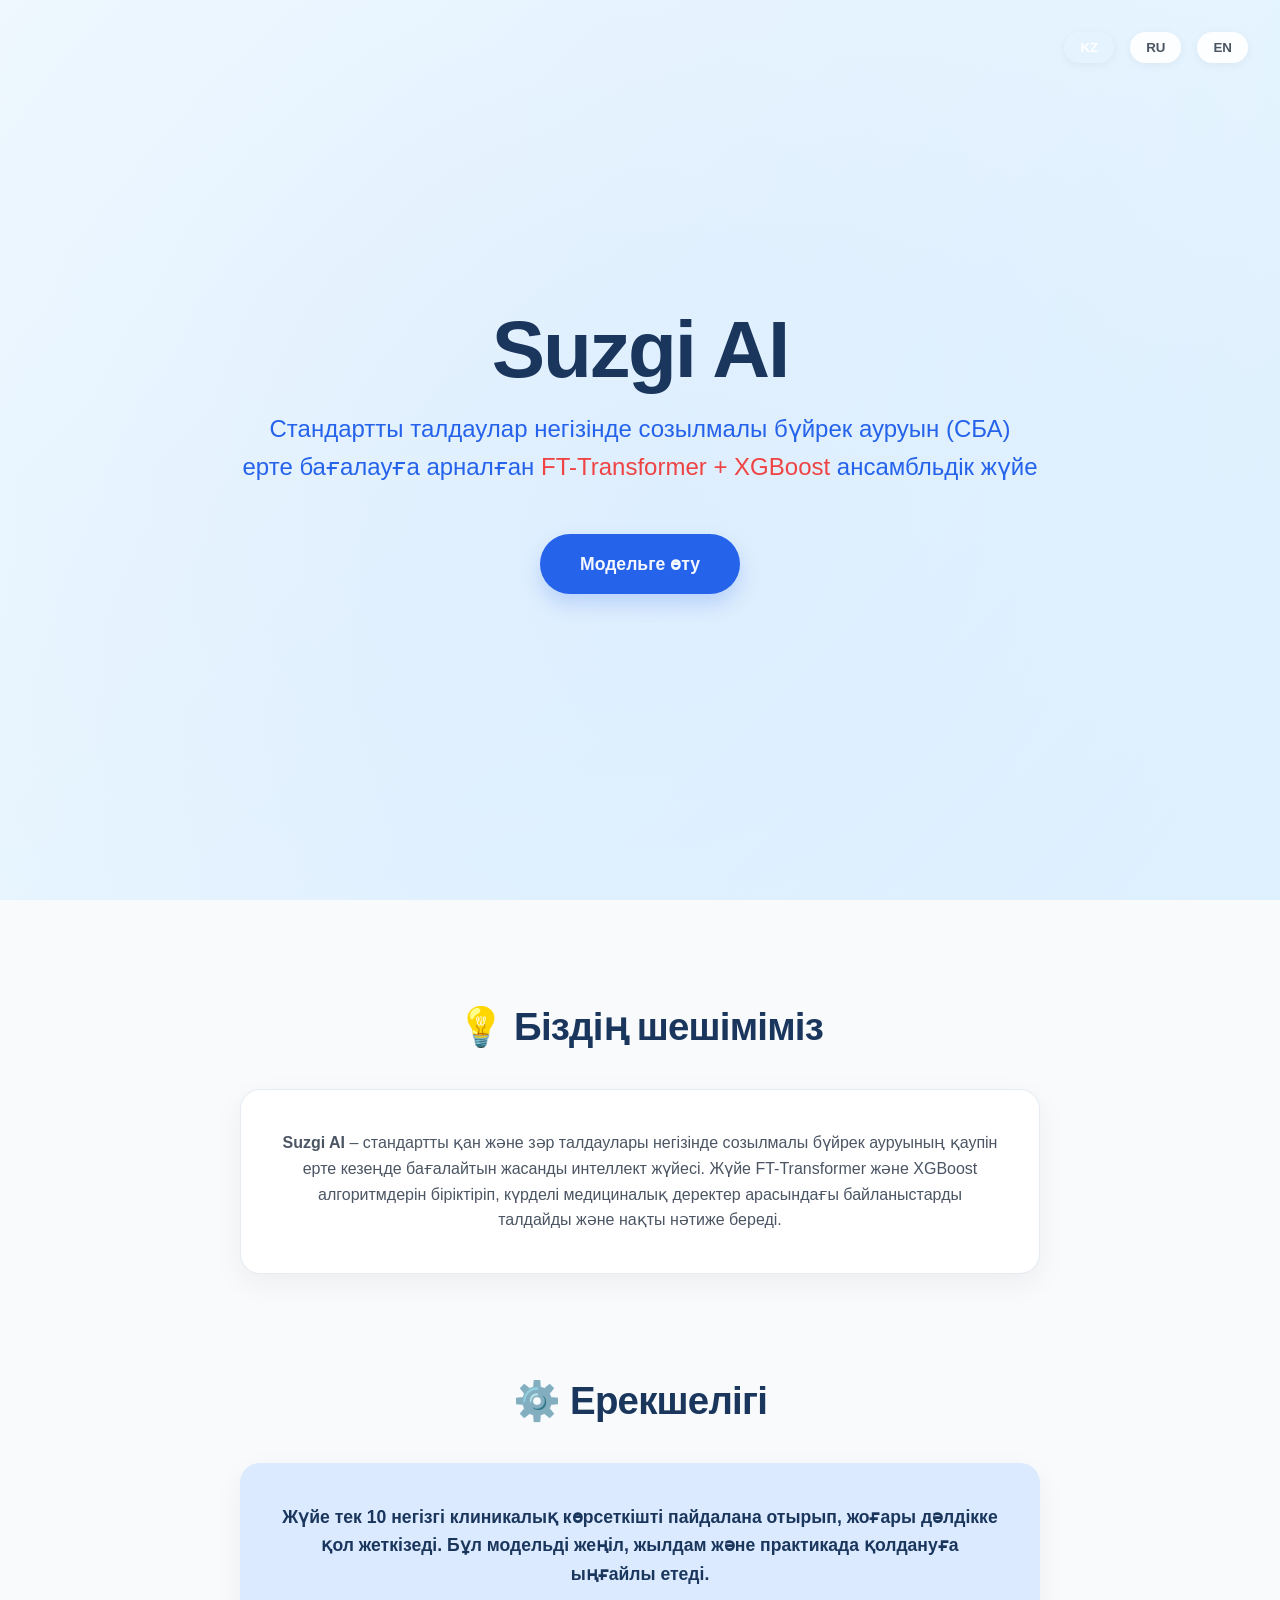
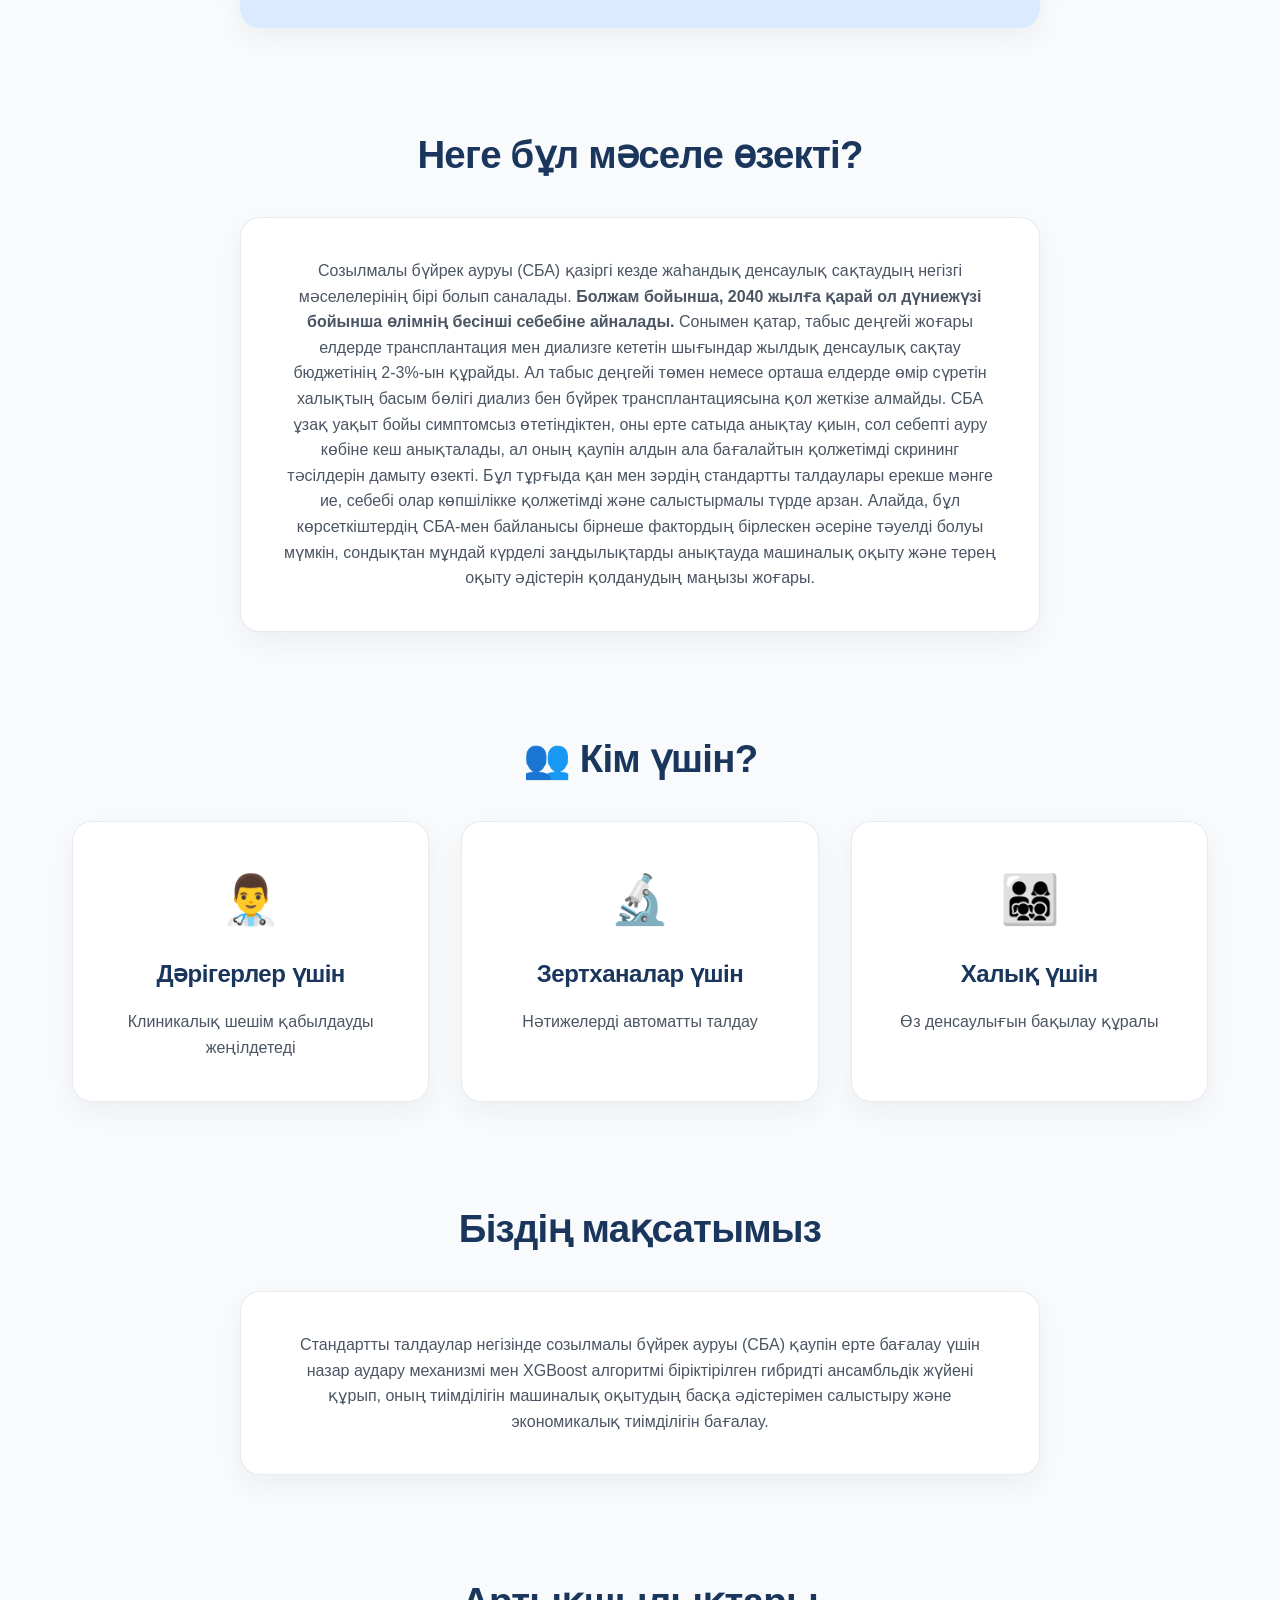
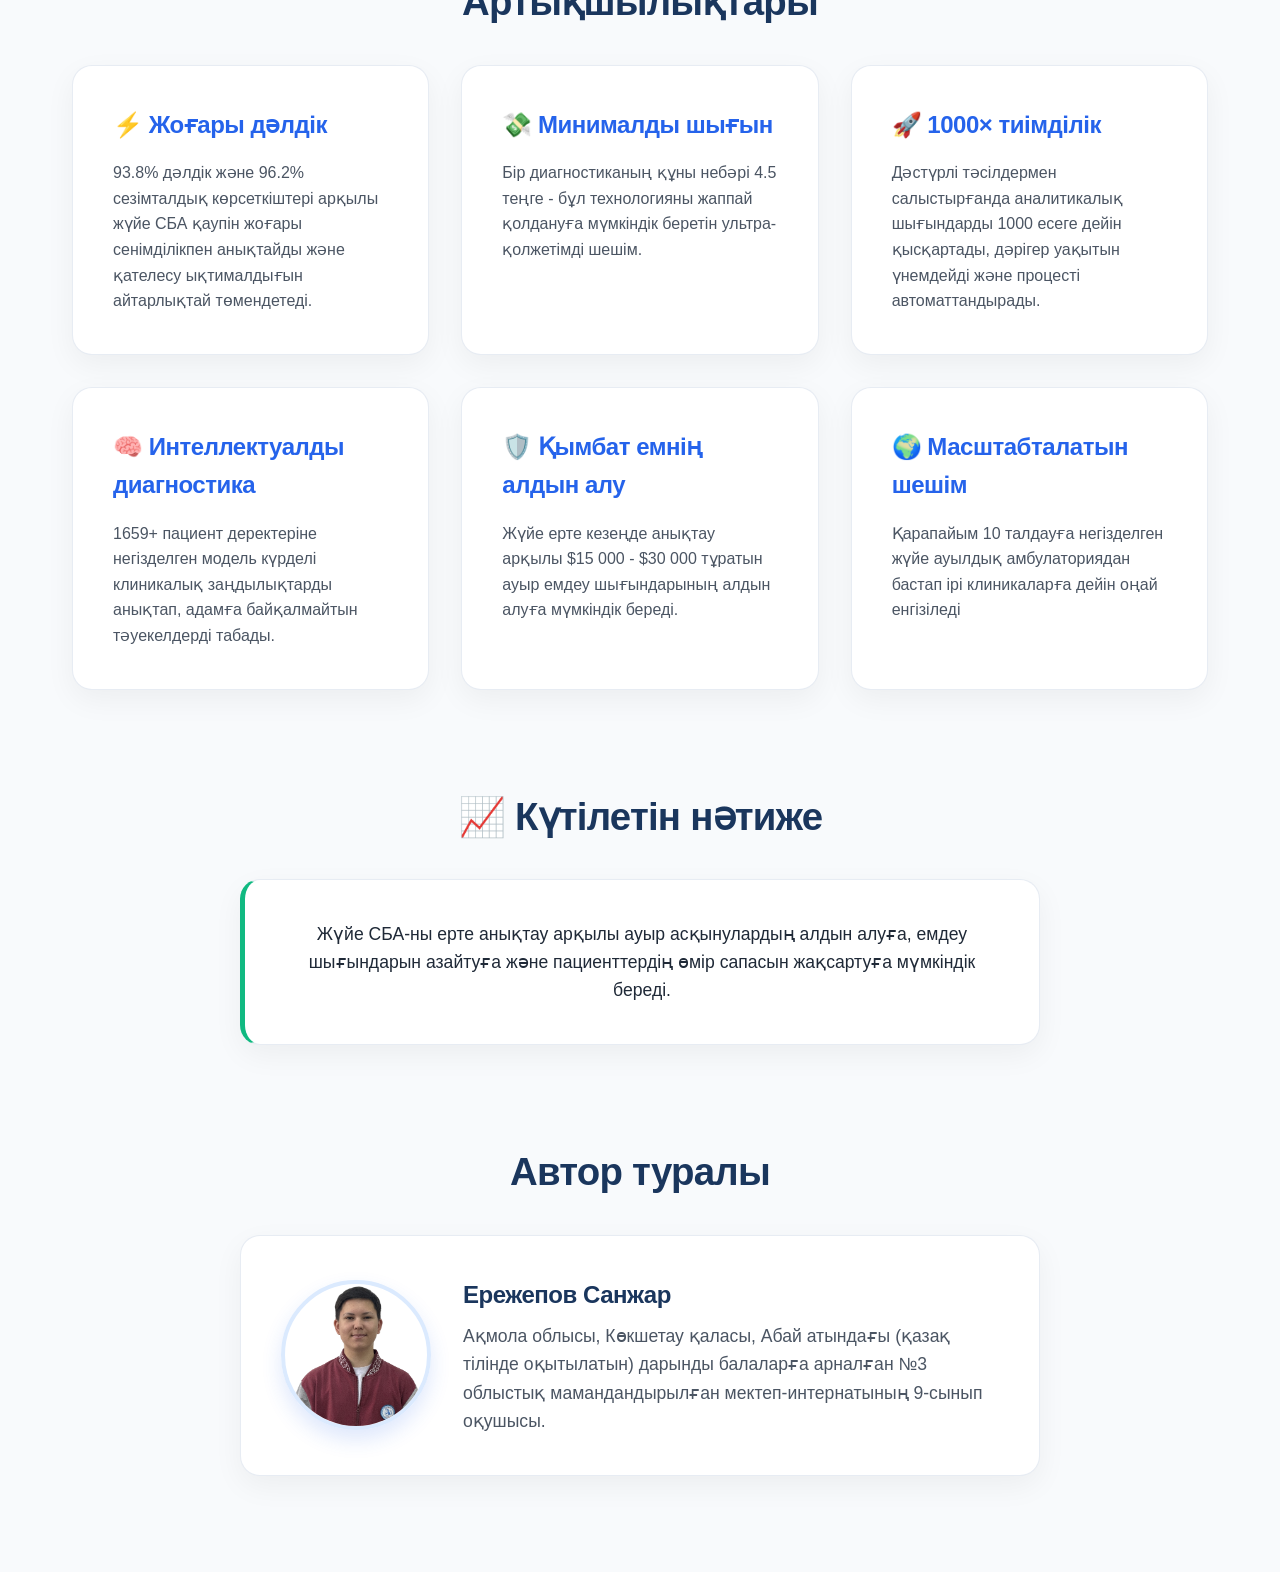
<file: index.html>
<!DOCTYPE html>
<html lang="kk">
<head>
    <meta charset="UTF-8">
    <meta name="viewport" content="width=device-width, initial-scale=1.0">
    <title>Suzgi AI</title>
    <link rel="stylesheet" href="style.css">
</head>
<body>
    <div class="lang-switch">
        <button class="lang-btn active" onclick="setLang('kk')">KZ</button>
        <button class="lang-btn" onclick="setLang('ru')">RU</button>
        <button class="lang-btn" onclick="setLang('en')">EN</button>
    </div>
    <div id="lang-kk">

        <section class="hero bg-gradient-hero">
            <h1 class="title">Suzgi AI</h1>
            <p class="subtitle">Стандартты талдаулар негізінде созылмалы бүйрек ауруын (СБА) <br> ерте бағалауға арналған <span style="color: var(--danger);">FT-Transformer + XGBoost</span> ансамбльдік жүйе</p>
            <a href="model.html" class="btn btn-primary">Модельге өту</a>
        </section>

        <section class="container" style="padding-top: 6rem;">
            <h2 class="section-title">💡 Біздің шешіміміз</h2>
            <div class="card" style="max-width: 800px; margin: 0 auto; text-align: center;">
                <p><strong>Suzgi AI</strong> – стандартты қан және зәр талдаулары негізінде созылмалы бүйрек ауруының қаупін ерте кезеңде бағалайтын жасанды интеллект жүйесі. Жүйе FT-Transformer және XGBoost алгоритмдерін біріктіріп, күрделі медициналық деректер арасындағы байланыстарды талдайды және нақты нәтиже береді.</p>
            </div>
        </section>

        <section class="container" style="padding-top: 6rem;">
            <h2 class="section-title">⚙️ Ерекшелігі</h2>
            <div class="card" style="max-width: 800px; margin: 0 auto; text-align: center; background: var(--accent-blue); border: none;">
                <p style="color: var(--primary-blue); font-weight: 600; font-size: 1.1rem;">Жүйе тек 10 негізгі клиникалық көрсеткішті пайдалана отырып, жоғары дәлдікке қол жеткізеді. Бұл модельді жеңіл, жылдам және практикада қолдануға ыңғайлы етеді.</p>
            </div>
        </section>

        <section class="container" style="padding-top: 6rem; padding-bottom: 6rem;">
            <h2 class="section-title">Неге бұл мәселе өзекті?</h2>
            <div class="card" style="max-width: 800px; margin: 0 auto; text-align: center;">
                <p>Созылмалы бүйрек ауруы (СБА) қазіргі кезде жаһандық денсаулық сақтаудың негізгі мәселелерінің бірі болып саналады. <b>Болжам бойынша, 2040 жылға қарай ол дүниежүзі бойынша өлімнің бесінші себебіне айналады.</b> Сонымен қатар, табыс деңгейі жоғары елдерде трансплантация мен диализге кететін шығындар жылдық денсаулық сақтау бюджетінің 2-3%-ын құрайды. Ал табыс деңгейі төмен немесе орташа елдерде өмір сүретін халықтың басым бөлігі диализ бен бүйрек трансплантациясына қол жеткізе алмайды. СБА ұзақ уақыт бойы симптомсыз өтетіндіктен, оны ерте сатыда анықтау қиын, сол себепті ауру көбіне кеш анықталады, ал оның қаупін алдын ала бағалайтын қолжетімді скрининг тәсілдерін дамыту өзекті. Бұл тұрғыда қан мен зәрдің стандартты талдаулары ерекше мәнге ие, себебі олар көпшілікке қолжетімді және салыстырмалы түрде арзан. Алайда, бұл көрсеткіштердің СБА-мен байланысы бірнеше фактордың бірлескен әсеріне тәуелді болуы мүмкін, сондықтан мұндай күрделі заңдылықтарды анықтауда машиналық оқыту және терең оқыту әдістерін қолданудың маңызы жоғары.</p>
            </div>
        </section>

        <section class="container" style="padding-bottom: 6rem;">
            <h2 class="section-title">👥 Кім үшін?</h2>
            <div class="grid" style="grid-template-columns: repeat(auto-fit, minmax(250px, 1fr));">
                <div class="card" style="text-align: center;">
                    <h3 style="font-size: 3rem; margin-bottom: 1rem;">👨‍⚕️</h3>
                    <h3 style="color: var(--primary-blue);">Дәрігерлер үшін</h3>
                    <p>Клиникалық шешім қабылдауды жеңілдетеді</p>
                </div>
                <div class="card" style="text-align: center;">
                    <h3 style="font-size: 3rem; margin-bottom: 1rem;">🔬</h3>
                    <h3 style="color: var(--primary-blue);">Зертханалар үшін</h3>
                    <p>Нәтижелерді автоматты талдау</p>
                </div>
                <div class="card" style="text-align: center;">
                    <h3 style="font-size: 3rem; margin-bottom: 1rem;">👨‍👩‍👧‍👦</h3>
                    <h3 style="color: var(--primary-blue);">Халық үшін</h3>
                    <p>Өз денсаулығын бақылау құралы</p>
                </div>
            </div>
        </section>

        <section class="container" style="padding-bottom: 6rem;">
            <h2 class="section-title">Біздің мақсатымыз</h2>
            <div class="card" style="max-width: 800px; margin: 0 auto; text-align: center;">
                <p>Стандартты талдаулар негізінде созылмалы бүйрек ауруы (СБА) қаупін ерте бағалау үшін назар аудару механизмі мен XGBoost алгоритмі біріктірілген гибридті ансамбльдік жүйені құрып, оның тиімділігін машиналық оқытудың басқа әдістерімен салыстыру және экономикалық тиімділігін бағалау.</p>
            </div>
        </section>

        <section class="container" style="padding-bottom: 6rem;">
            <h2 class="section-title">Артықшылықтары</h2>
            <div class="grid">
                <div class="card">
                    <h3>⚡ Жоғары дәлдік</h3>
                    <p>93.8% дәлдік және 96.2% сезімталдық көрсеткіштері арқылы жүйе СБА қаупін жоғары сенімділікпен анықтайды және қателесу ықтималдығын айтарлықтай төмендетеді.</p>
                </div>
                <div class="card">
                    <h3>💸 Минималды шығын</h3>
                    <p>Бір диагностиканың құны небәрі 4.5 теңге - бұл технологияны жаппай қолдануға мүмкіндік беретін ультра-қолжетімді шешім.</p>
                </div>
                <div class="card">
                    <h3>🚀 1000× тиімділік</h3>
                    <p>Дәстүрлі тәсілдермен салыстырғанда аналитикалық шығындарды 1000 есеге дейін қысқартады, дәрігер уақытын үнемдейді және процесті автоматтандырады.</p>
                </div>
                <div class="card">
                    <h3>🧠 Интеллектуалды диагностика</h3>
                    <p>1659+ пациент деректеріне негізделген модель күрделі клиникалық заңдылықтарды анықтап, адамға байқалмайтын тәуекелдерді табады.</p>
                </div>
                <div class="card">
                    <h3>🛡️ Қымбат емнің алдын алу</h3>
                    <p>Жүйе ерте кезеңде анықтау арқылы $15 000 - $30 000 тұратын ауыр емдеу шығындарының алдын алуға мүмкіндік береді.</p>
                </div>
                <div class="card">
                    <h3>🌍 Масштабталатын шешім</h3>
                    <p>Қарапайым 10 талдауға негізделген жүйе ауылдық амбулаториядан бастап ірі клиникаларға дейін оңай енгізіледі</p>
                </div>
            </div>
        </section>

        <section class="container" style="padding-bottom: 6rem;">
            <h2 class="section-title">📈 Күтілетін нәтиже</h2>
            <div class="card" style="max-width: 800px; margin: 0 auto; text-align: center; border-left: 5px solid var(--success);">
                <p style="font-size: 1.1rem; color: var(--text-dark);">Жүйе СБА-ны ерте анықтау арқылы ауыр асқынулардың алдын алуға, емдеу шығындарын азайтуға және пациенттердің өмір сапасын жақсартуға мүмкіндік береді.</p>
            </div>
        </section>

        <section class="container" style="padding-bottom: 6rem;">
            <h2 class="section-title">Автор туралы</h2>
            <div class="card" style="max-width: 800px; margin: 0 auto; display: flex; align-items: center; justify-content: center; gap: 2rem; flex-wrap: wrap;">
                <img src="profile.png" alt="Ережепов Санжар" style="width: 150px; height: 150px; border-radius: 50%; object-fit: cover; border: 4px solid var(--accent-blue); box-shadow: 0 10px 20px rgba(37, 99, 235, 0.15); flex-shrink: 0;">
                <div style="flex: 1; min-width: 250px; text-align: left;">
                    <h3 style="margin-bottom: 0.5rem; font-size: 1.5rem; color: var(--primary-blue);">Ережепов Санжар</h3>
                    <p style="font-size: 1.1rem; color: var(--text-light);">
                        Ақмола облысы, Көкшетау қаласы, Абай атындағы (қазақ тілінде оқытылатын) дарынды балаларға арналған №3 облыстық мамандандырылған мектеп-интернатының 9-сынып оқушысы.
                    </p>
                </div>
            </div>
        </section>

    </div>
    <div id="lang-ru" style="display: none;">

        <section class="hero bg-gradient-hero">
            <h1 class="title">Suzgi AI</h1>
            <p class="subtitle">Ансамблевая система <span style="color: var(--danger);">FT-Transformer + XGBoost</span> <br> для ранней оценки хронической болезни почек (ХБП) на основе стандартных анализов</p>
            <a href="model.html" class="btn btn-primary">Перейти к модели</a>
        </section>

        <section class="container" style="padding-top: 6rem;">
            <h2 class="section-title">💡 Наше решение</h2>
            <div class="card" style="max-width: 800px; margin: 0 auto; text-align: center;">
                <p><strong>Suzgi AI</strong> - система искусственного интеллекта, которая оценивает риск хронической болезни почек на ранней стадии по стандартным анализам крови и мочи. Система объединяет алгоритмы FT-Transformer и XGBoost, анализирует сложные взаимосвязи в медицинских данных и выдаёт точный результат.</p>
            </div>
        </section>

        <section class="container" style="padding-top: 6rem;">
            <h2 class="section-title">⚙️ Особенность</h2>
            <div class="card" style="max-width: 800px; margin: 0 auto; text-align: center; background: var(--accent-blue); border: none;">
                <p style="color: var(--primary-blue); font-weight: 600; font-size: 1.1rem;">Система достигает высокой точности, используя всего 10 ключевых клинических показателей. Это делает модель лёгкой, быстрой и удобной для практического применения.</p>
            </div>
        </section>

        <section class="container" style="padding-top: 6rem; padding-bottom: 6rem;">
            <h2 class="section-title">Почему эта проблема актуальна?</h2>
            <div class="card" style="max-width: 800px; margin: 0 auto; text-align: center;">
                <p>Хроническая болезнь почек (ХБП) является одной из главных проблем глобального здравоохранения. <b>По прогнозам, к 2040 году она станет пятой причиной смертности в мире.</b> В странах с высоким уровнем дохода расходы на трансплантацию и диализ составляют 2-3% годового бюджета здравоохранения. При этом большинство жителей стран с низким и средним уровнем дохода не имеют доступа к диализу и трансплантации почек. Поскольку ХБП долгое время протекает без симптомов, её сложно выявить на ранней стадии, а болезнь нередко обнаруживается слишком поздно. В связи с этим разработка доступных методов скрининга становится крайне актуальной. Стандартные анализы крови и мочи имеют особое значение - они общедоступны и относительно недороги. Однако связь этих показателей с ХБП может определяться совокупным влиянием нескольких факторов, поэтому для выявления подобных сложных закономерностей важно применять методы машинного и глубокого обучения.</p>
            </div>
        </section>

        <section class="container" style="padding-bottom: 6rem;">
            <h2 class="section-title">👥 Для кого?</h2>
            <div class="grid" style="grid-template-columns: repeat(auto-fit, minmax(250px, 1fr));">
                <div class="card" style="text-align: center;">
                    <h3 style="font-size: 3rem; margin-bottom: 1rem;">👨‍⚕️</h3>
                    <h3 style="color: var(--primary-blue);">Для врачей</h3>
                    <p>Упрощает принятие клинических решений</p>
                </div>
                <div class="card" style="text-align: center;">
                    <h3 style="font-size: 3rem; margin-bottom: 1rem;">🔬</h3>
                    <h3 style="color: var(--primary-blue);">Для лабораторий</h3>
                    <p>Автоматический анализ результатов</p>
                </div>
                <div class="card" style="text-align: center;">
                    <h3 style="font-size: 3rem; margin-bottom: 1rem;">👨‍👩‍👧‍👦</h3>
                    <h3 style="color: var(--primary-blue);">Для населения</h3>
                    <p>Инструмент контроля собственного здоровья</p>
                </div>
            </div>
        </section>

        <section class="container" style="padding-bottom: 6rem;">
            <h2 class="section-title">Наша цель</h2>
            <div class="card" style="max-width: 800px; margin: 0 auto; text-align: center;">
                <p>Разработать гибридную ансамблевую систему, объединяющую механизм внимания и алгоритм XGBoost, для ранней оценки риска ХБП на основе стандартных анализов, сравнить её эффективность с другими методами машинного обучения и оценить экономическую целесообразность.</p>
            </div>
        </section>

        <section class="container" style="padding-bottom: 6rem;">
            <h2 class="section-title">Преимущества</h2>
            <div class="grid">
                <div class="card">
                    <h3>⚡ Высокая точность</h3>
                    <p>Точность 93.8% и чувствительность 96.2% - система выявляет риск ХБП с высокой степенью достоверности и существенно снижает вероятность ошибки.</p>
                </div>
                <div class="card">
                    <h3>💸 Минимальные затраты</h3>
                    <p>Стоимость одной диагностики составляет всего 4.5 тенге - ультрадоступное решение, позволяющее применять технологию в массовом масштабе.</p>
                </div>
                <div class="card">
                    <h3>🚀 Эффективность 1000×</h3>
                    <p>Снижает аналитические затраты до 1000 раз по сравнению с традиционными методами, экономит время врачей и автоматизирует процесс.</p>
                </div>
                <div class="card">
                    <h3>🧠 Интеллектуальная диагностика</h3>
                    <p>Модель, обученная на данных 1659+ пациентов, выявляет сложные клинические закономерности и обнаруживает риски, незаметные для человека.</p>
                </div>
                <div class="card">
                    <h3>🛡️ Профилактика дорогостоящего лечения</h3>
                    <p>Раннее выявление позволяет предотвратить расходы на тяжёлое лечение стоимостью от $15 000 до $30 000.</p>
                </div>
                <div class="card">
                    <h3>🌍 Масштабируемое решение</h3>
                    <p>Система, основанная на простых 10 анализах, легко внедряется - от сельской амбулатории до крупных клиник.</p>
                </div>
            </div>
        </section>

        <section class="container" style="padding-bottom: 6rem;">
            <h2 class="section-title">📈 Ожидаемый результат</h2>
            <div class="card" style="max-width: 800px; margin: 0 auto; text-align: center; border-left: 5px solid var(--success);">
                <p style="font-size: 1.1rem; color: var(--text-dark);">Система позволит предотвратить тяжёлые осложнения за счёт раннего выявления ХБП, снизить затраты на лечение и улучшить качество жизни пациентов.</p>
            </div>
        </section>

        <section class="container" style="padding-bottom: 6rem;">
            <h2 class="section-title">Об авторе</h2>
            <div class="card" style="max-width: 800px; margin: 0 auto; display: flex; align-items: center; justify-content: center; gap: 2rem; flex-wrap: wrap;">
                <img src="profile.png" alt="Ережепов Санжар" style="width: 150px; height: 150px; border-radius: 50%; object-fit: cover; border: 4px solid var(--accent-blue); box-shadow: 0 10px 20px rgba(37, 99, 235, 0.15); flex-shrink: 0;">
                <div style="flex: 1; min-width: 250px; text-align: left;">
                    <h3 style="margin-bottom: 0.5rem; font-size: 1.5rem; color: var(--primary-blue);">Ережепов Санжар</h3>
                    <p style="font-size: 1.1rem; color: var(--text-light);">
                        Ученик 9-го класса областной специализированной школы-интерната №3 для одарённых детей имени Абая (с казахским языком обучения), г. Кокшетау, Акмолинская область.
                    </p>
                </div>
            </div>
        </section>

    </div>
    <div id="lang-en" style="display: none;">

        <section class="hero bg-gradient-hero">
            <h1 class="title">Suzgi AI</h1>
            <p class="subtitle">An <span style="color: var(--danger);">FT-Transformer + XGBoost</span> ensemble system <br> for early detection of Chronic Kidney Disease (CKD) from standard lab tests</p>
            <a href="model.html" class="btn btn-primary">Go to Model</a>
        </section>

        <section class="container" style="padding-top: 6rem;">
            <h2 class="section-title">💡 Our Solution</h2>
            <div class="card" style="max-width: 800px; margin: 0 auto; text-align: center;">
                <p><strong>Suzgi AI</strong> is an artificial intelligence system that assesses the risk of chronic kidney disease at an early stage using standard blood and urine tests. The system combines FT-Transformer and XGBoost algorithms, analyzes complex relationships in medical data, and delivers accurate results.</p>
            </div>
        </section>

        <section class="container" style="padding-top: 6rem;">
            <h2 class="section-title">⚙️ Key Feature</h2>
            <div class="card" style="max-width: 800px; margin: 0 auto; text-align: center; background: var(--accent-blue); border: none;">
                <p style="color: var(--primary-blue); font-weight: 600; font-size: 1.1rem;">The system achieves high accuracy using only 10 key clinical indicators. This makes the model lightweight, fast, and easy to deploy in real-world clinical practice.</p>
            </div>
        </section>

        <section class="container" style="padding-top: 6rem; padding-bottom: 6rem;">
            <h2 class="section-title">Why Does This Matter?</h2>
            <div class="card" style="max-width: 800px; margin: 0 auto; text-align: center;">
                <p>Chronic Kidney Disease (CKD) is one of the major challenges facing global healthcare today. <b>It is projected to become the fifth leading cause of death worldwide by 2040.</b> In high-income countries, spending on transplantation and dialysis accounts for 2-3% of the annual healthcare budget. Meanwhile, the majority of people in low- and middle-income countries have no access to dialysis or kidney transplantation. Because CKD is often asymptomatic for years, early detection is difficult and the disease is frequently diagnosed too late. Developing accessible screening tools to assess risk in advance is therefore critically important. Standard blood and urine tests are particularly valuable in this context - they are widely available and relatively affordable. However, the relationship between these indicators and CKD may depend on the combined effect of multiple factors, which is why the use of machine learning and deep learning methods is essential for uncovering such complex patterns.</p>
            </div>
        </section>

        <section class="container" style="padding-bottom: 6rem;">
            <h2 class="section-title">👥 Who Is It For?</h2>
            <div class="grid" style="grid-template-columns: repeat(auto-fit, minmax(250px, 1fr));">
                <div class="card" style="text-align: center;">
                    <h3 style="font-size: 3rem; margin-bottom: 1rem;">👨‍⚕️</h3>
                    <h3 style="color: var(--primary-blue);">For Doctors</h3>
                    <p>Simplifies clinical decision-making</p>
                </div>
                <div class="card" style="text-align: center;">
                    <h3 style="font-size: 3rem; margin-bottom: 1rem;">🔬</h3>
                    <h3 style="color: var(--primary-blue);">For Laboratories</h3>
                    <p>Automated analysis of test results</p>
                </div>
                <div class="card" style="text-align: center;">
                    <h3 style="font-size: 3rem; margin-bottom: 1rem;">👨‍👩‍👧‍👦</h3>
                    <h3 style="color: var(--primary-blue);">For the Public</h3>
                    <p>A personal health monitoring tool</p>
                </div>
            </div>
        </section>

        <section class="container" style="padding-bottom: 6rem;">
            <h2 class="section-title">Our Goal</h2>
            <div class="card" style="max-width: 800px; margin: 0 auto; text-align: center;">
                <p>To build a hybrid ensemble system combining an attention mechanism and XGBoost algorithm for early CKD risk assessment based on standard tests, compare its performance against other machine learning methods, and evaluate its economic efficiency.</p>
            </div>
        </section>

        <section class="container" style="padding-bottom: 6rem;">
            <h2 class="section-title">Advantages</h2>
            <div class="grid">
                <div class="card">
                    <h3>⚡ High Accuracy</h3>
                    <p>With 93.8% accuracy and 96.2% sensitivity, the system detects CKD risk with high confidence and significantly reduces the probability of error.</p>
                </div>
                <div class="card">
                    <h3>💸 Minimal Cost</h3>
                    <p>The cost of a single diagnostic check is just 4.5 tenge - an ultra-affordable solution that enables mass-scale deployment of the technology.</p>
                </div>
                <div class="card">
                    <h3>🚀 1000× Efficiency</h3>
                    <p>Reduces analytical costs up to 1,000 times compared to traditional methods, saves clinician time, and automates the entire process.</p>
                </div>
                <div class="card">
                    <h3>🧠 Intelligent Diagnostics</h3>
                    <p>Trained on data from 1,659+ patients, the model identifies complex clinical patterns and detects risks invisible to the human eye.</p>
                </div>
                <div class="card">
                    <h3>🛡️ Preventing Costly Treatment</h3>
                    <p>Early detection enables prevention of severe treatment costs ranging from $15,000 to $30,000.</p>
                </div>
                <div class="card">
                    <h3>🌍 Scalable Solution</h3>
                    <p>Built on just 10 simple tests, the system can be easily deployed anywhere - from rural clinics to large hospitals.</p>
                </div>
            </div>
        </section>

        <section class="container" style="padding-bottom: 6rem;">
            <h2 class="section-title">📈 Expected Outcome</h2>
            <div class="card" style="max-width: 800px; margin: 0 auto; text-align: center; border-left: 5px solid var(--success);">
                <p style="font-size: 1.1rem; color: var(--text-dark);">The system will help prevent severe complications through early CKD detection, reduce treatment costs, and improve the quality of life for patients.</p>
            </div>
        </section>

        <section class="container" style="padding-bottom: 6rem;">
            <h2 class="section-title">About the Author</h2>
            <div class="card" style="max-width: 800px; margin: 0 auto; display: flex; align-items: center; justify-content: center; gap: 2rem; flex-wrap: wrap;">
                <img src="profile.png" alt="Yeреzhepov Sanzhar" style="width: 150px; height: 150px; border-radius: 50%; object-fit: cover; border: 4px solid var(--accent-blue); box-shadow: 0 10px 20px rgba(37, 99, 235, 0.15); flex-shrink: 0;">
                <div style="flex: 1; min-width: 250px; text-align: left;">
                    <h3 style="margin-bottom: 0.5rem; font-size: 1.5rem; color: var(--primary-blue);">Yeреzhepov Sanzhar</h3>
                    <p style="font-size: 1.1rem; color: var(--text-light);">
                        9th-grade student at Regional Specialized Boarding School No. 3 for Gifted Children named after Abai (Kazakh-medium instruction), Kokshetau, Akmola Region, Kazakhstan.
                    </p>
                </div>
            </div>
        </section>

    </div>
    <script>
        function setLang(lang) {
            document.getElementById('lang-kk').style.display = 'none';
            document.getElementById('lang-ru').style.display = 'none';
            document.getElementById('lang-en').style.display = 'none';
            document.getElementById('lang-' + lang).style.display = 'block';
            document.querySelectorAll('.lang-btn').forEach(function(btn) {
                btn.classList.remove('active');
            });
            event.target.classList.add('active');
            document.documentElement.lang = lang;
        }
    </script>
</body>
</html>
</file>
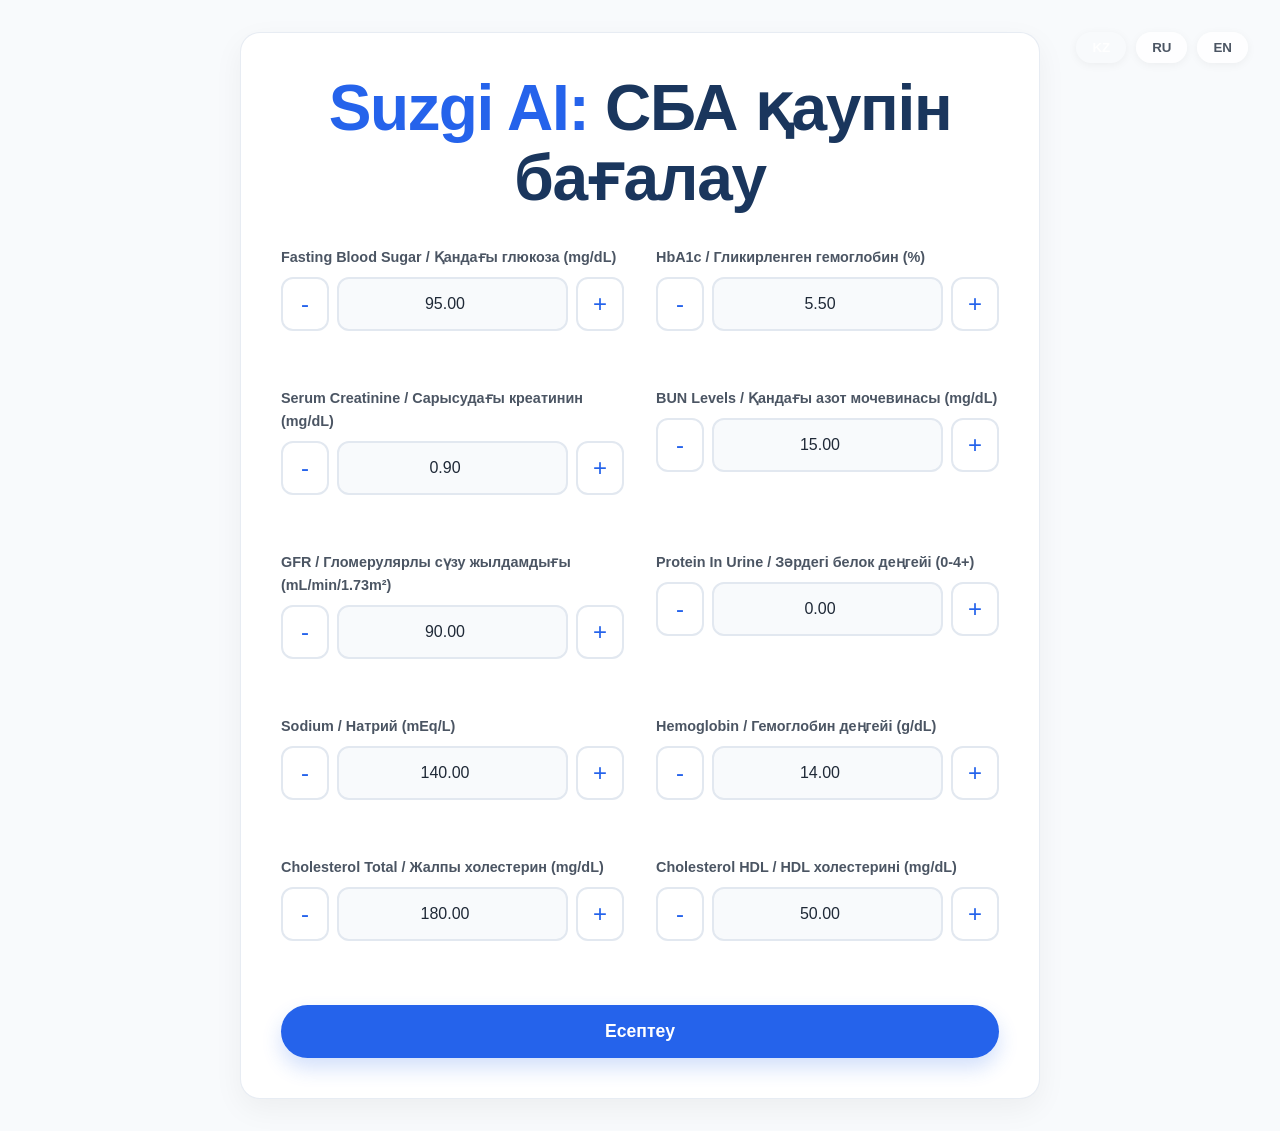
<file: model.html>
<!DOCTYPE html>
<html lang="kk">
<head>
    <meta charset="UTF-8">
    <meta name="viewport" content="width=device-width, initial-scale=1.0">
    <title>Suzgi AI</title>
    <link rel="stylesheet" href="style.css">
</head>
<body style="display: flex; flex-direction: column; justify-content: center; align-items: center; min-height: 100vh; padding: 2rem;">
    <div class="lang-switch" style="margin-bottom: 2rem; display: flex; gap: 10px;">
        <button class="lang-btn active" onclick="setLang('kk')">KZ</button>
        <button class="lang-btn" onclick="setLang('ru')">RU</button>
        <button class="lang-btn" onclick="setLang('en')">EN</button>
    </div>

    <div class="card" style="width: 100%; max-width: 800px;">
        <h1 style="text-align: center; margin-bottom: 2rem;">
            <span style="color: var(--secondary-blue);">Suzgi AI: </span>
            <span class="lang-text kk">СБА қаупін бағалау</span>
            <span class="lang-text ru" style="display: none;">Оценка риска ХБП</span>
            <span class="lang-text en" style="display: none;">CKD Risk Assessment</span>
        </h1>
        
        <form id="predict-form">
            <div class="grid" style="margin-bottom: 2.5rem;">
                
                <div class="input-group">
                    <label>
                        <span class="lang-text kk">Fasting Blood Sugar / Қандағы глюкоза (mg/dL)</span>
                        <span class="lang-text ru" style="display: none;">Fasting Blood Sugar / Глюкоза в крови натощак (mg/dL)</span>
                        <span class="lang-text en" style="display: none;">Fasting Blood Sugar (mg/dL)</span>
                    </label>
                    <div style="display: flex; gap: 0.5rem;">
                        <button type="button" onclick="stepVal(this, -1)" style="width: 3rem; border: 2px solid #e2e8f0; border-radius: 12px; background: white; cursor: pointer; font-size: 1.5rem; color: #2563eb; display: flex; align-items: center; justify-content: center; transition: 0.3s;" onmouseover="this.style.borderColor='#2563eb'" onmouseout="this.style.borderColor='#e2e8f0'">-</button>
                        <input type="number" step="any" min="50" max="400" value="95.00" name="FastingBloodSugar" required style="flex: 1; text-align: center; margin: 0;">
                        <button type="button" onclick="stepVal(this, 1)" style="width: 3rem; border: 2px solid #e2e8f0; border-radius: 12px; background: white; cursor: pointer; font-size: 1.5rem; color: #2563eb; display: flex; align-items: center; justify-content: center; transition: 0.3s;" onmouseover="this.style.borderColor='#2563eb'" onmouseout="this.style.borderColor='#e2e8f0'">+</button>
                    </div>
                </div>

                <div class="input-group">
                    <label>
                        <span class="lang-text kk">HbA1c / Гликирленген гемоглобин (%)</span>
                        <span class="lang-text ru" style="display: none;">HbA1c / Гликированный гемоглобин (%)</span>
                        <span class="lang-text en" style="display: none;">HbA1c / Glycated Hemoglobin (%)</span>
                    </label>
                    <div style="display: flex; gap: 0.5rem;">
                        <button type="button" onclick="stepVal(this, -1)" style="width: 3rem; border: 2px solid #e2e8f0; border-radius: 12px; background: white; cursor: pointer; font-size: 1.5rem; color: #2563eb; display: flex; align-items: center; justify-content: center; transition: 0.3s;" onmouseover="this.style.borderColor='#2563eb'" onmouseout="this.style.borderColor='#e2e8f0'">-</button>
                        <input type="number" step="any" min="4" max="15" value="5.50" name="HbA1c" required style="flex: 1; text-align: center; margin: 0;">
                        <button type="button" onclick="stepVal(this, 1)" style="width: 3rem; border: 2px solid #e2e8f0; border-radius: 12px; background: white; cursor: pointer; font-size: 1.5rem; color: #2563eb; display: flex; align-items: center; justify-content: center; transition: 0.3s;" onmouseover="this.style.borderColor='#2563eb'" onmouseout="this.style.borderColor='#e2e8f0'">+</button>
                    </div>
                </div>

                <div class="input-group">
                    <label>
                        <span class="lang-text kk">Serum Creatinine / Сарысудағы креатинин (mg/dL)</span>
                        <span class="lang-text ru" style="display: none;">Serum Creatinine / Креатинин в сыворотке (mg/dL)</span>
                        <span class="lang-text en" style="display: none;">Serum Creatinine (mg/dL)</span>
                    </label>
                    <div style="display: flex; gap: 0.5rem;">
                        <button type="button" onclick="stepVal(this, -1)" style="width: 3rem; border: 2px solid #e2e8f0; border-radius: 12px; background: white; cursor: pointer; font-size: 1.5rem; color: #2563eb; display: flex; align-items: center; justify-content: center; transition: 0.3s;" onmouseover="this.style.borderColor='#2563eb'" onmouseout="this.style.borderColor='#e2e8f0'">-</button>
                        <input type="number" step="any" min="0.1" max="15" value="0.90" name="SerumCreatinine" required style="flex: 1; text-align: center; margin: 0;">
                        <button type="button" onclick="stepVal(this, 1)" style="width: 3rem; border: 2px solid #e2e8f0; border-radius: 12px; background: white; cursor: pointer; font-size: 1.5rem; color: #2563eb; display: flex; align-items: center; justify-content: center; transition: 0.3s;" onmouseover="this.style.borderColor='#2563eb'" onmouseout="this.style.borderColor='#e2e8f0'">+</button>
                    </div>
                </div>

                <div class="input-group">
                    <label>
                        <span class="lang-text kk">BUN Levels / Қандағы азот мочевинасы (mg/dL)</span>
                        <span class="lang-text ru" style="display: none;">BUN Levels / Азот мочевины крови (mg/dL)</span>
                        <span class="lang-text en" style="display: none;">BUN Levels / Blood Urea Nitrogen (mg/dL)</span>
                    </label>
                    <div style="display: flex; gap: 0.5rem;">
                        <button type="button" onclick="stepVal(this, -1)" style="width: 3rem; border: 2px solid #e2e8f0; border-radius: 12px; background: white; cursor: pointer; font-size: 1.5rem; color: #2563eb; display: flex; align-items: center; justify-content: center; transition: 0.3s;" onmouseover="this.style.borderColor='#2563eb'" onmouseout="this.style.borderColor='#e2e8f0'">-</button>
                        <input type="number" step="any" min="5" max="100" value="15.00" name="BUNLevels" required style="flex: 1; text-align: center; margin: 0;">
                        <button type="button" onclick="stepVal(this, 1)" style="width: 3rem; border: 2px solid #e2e8f0; border-radius: 12px; background: white; cursor: pointer; font-size: 1.5rem; color: #2563eb; display: flex; align-items: center; justify-content: center; transition: 0.3s;" onmouseover="this.style.borderColor='#2563eb'" onmouseout="this.style.borderColor='#e2e8f0'">+</button>
                    </div>
                </div>

                <div class="input-group">
                    <label>
                        <span class="lang-text kk">GFR / Гломерулярлы сүзу жылдамдығы (mL/min/1.73m²)</span>
                        <span class="lang-text ru" style="display: none;">GFR / Скорость клубочковой фильтрации (mL/min/1.73m²)</span>
                        <span class="lang-text en" style="display: none;">GFR / Glomerular Filtration Rate (mL/min/1.73m²)</span>
                    </label>
                    <div style="display: flex; gap: 0.5rem;">
                        <button type="button" onclick="stepVal(this, -1)" style="width: 3rem; border: 2px solid #e2e8f0; border-radius: 12px; background: white; cursor: pointer; font-size: 1.5rem; color: #2563eb; display: flex; align-items: center; justify-content: center; transition: 0.3s;" onmouseover="this.style.borderColor='#2563eb'" onmouseout="this.style.borderColor='#e2e8f0'">-</button>
                        <input type="number" step="any" min="0" max="150" value="90.00" name="GFR" required style="flex: 1; text-align: center; margin: 0;">
                        <button type="button" onclick="stepVal(this, 1)" style="width: 3rem; border: 2px solid #e2e8f0; border-radius: 12px; background: white; cursor: pointer; font-size: 1.5rem; color: #2563eb; display: flex; align-items: center; justify-content: center; transition: 0.3s;" onmouseover="this.style.borderColor='#2563eb'" onmouseout="this.style.borderColor='#e2e8f0'">+</button>
                    </div>
                </div>

                <div class="input-group">
                    <label>
                        <span class="lang-text kk">Protein In Urine / Зәрдегі белок деңгейі (0-4+)</span>
                        <span class="lang-text ru" style="display: none;">Protein In Urine / Белок в моче (0-4+)</span>
                        <span class="lang-text en" style="display: none;">Protein In Urine (0-4+)</span>
                    </label>
                    <div style="display: flex; gap: 0.5rem;">
                        <button type="button" onclick="stepVal(this, -1)" style="width: 3rem; border: 2px solid #e2e8f0; border-radius: 12px; background: white; cursor: pointer; font-size: 1.5rem; color: #2563eb; display: flex; align-items: center; justify-content: center; transition: 0.3s;" onmouseover="this.style.borderColor='#2563eb'" onmouseout="this.style.borderColor='#e2e8f0'">-</button>
                        <input type="number" step="any" min="0" max="4" value="0.00" name="ProteinInUrine" required style="flex: 1; text-align: center; margin: 0;">
                        <button type="button" onclick="stepVal(this, 1)" style="width: 3rem; border: 2px solid #e2e8f0; border-radius: 12px; background: white; cursor: pointer; font-size: 1.5rem; color: #2563eb; display: flex; align-items: center; justify-content: center; transition: 0.3s;" onmouseover="this.style.borderColor='#2563eb'" onmouseout="this.style.borderColor='#e2e8f0'">+</button>
                    </div>
                </div>

                <div class="input-group">
                    <label>
                        <span class="lang-text kk">Sodium / Натрий (mEq/L)</span>
                        <span class="lang-text ru" style="display: none;">Sodium / Натрий (mEq/L)</span>
                        <span class="lang-text en" style="display: none;">Sodium (mEq/L)</span>
                    </label>
                    <div style="display: flex; gap: 0.5rem;">
                        <button type="button" onclick="stepVal(this, -1)" style="width: 3rem; border: 2px solid #e2e8f0; border-radius: 12px; background: white; cursor: pointer; font-size: 1.5rem; color: #2563eb; display: flex; align-items: center; justify-content: center; transition: 0.3s;" onmouseover="this.style.borderColor='#2563eb'" onmouseout="this.style.borderColor='#e2e8f0'">-</button>
                        <input type="number" step="any" min="110" max="160" value="140.00" name="Sodium" required style="flex: 1; text-align: center; margin: 0;">
                        <button type="button" onclick="stepVal(this, 1)" style="width: 3rem; border: 2px solid #e2e8f0; border-radius: 12px; background: white; cursor: pointer; font-size: 1.5rem; color: #2563eb; display: flex; align-items: center; justify-content: center; transition: 0.3s;" onmouseover="this.style.borderColor='#2563eb'" onmouseout="this.style.borderColor='#e2e8f0'">+</button>
                    </div>
                </div>

                <div class="input-group">
                    <label>
                        <span class="lang-text kk">Hemoglobin / Гемоглобин деңгейі (g/dL)</span>
                        <span class="lang-text ru" style="display: none;">Hemoglobin / Уровень гемоглобина (g/dL)</span>
                        <span class="lang-text en" style="display: none;">Hemoglobin (g/dL)</span>
                    </label>
                    <div style="display: flex; gap: 0.5rem;">
                        <button type="button" onclick="stepVal(this, -1)" style="width: 3rem; border: 2px solid #e2e8f0; border-radius: 12px; background: white; cursor: pointer; font-size: 1.5rem; color: #2563eb; display: flex; align-items: center; justify-content: center; transition: 0.3s;" onmouseover="this.style.borderColor='#2563eb'" onmouseout="this.style.borderColor='#e2e8f0'">-</button>
                        <input type="number" step="any" min="5" max="20" value="14.00" name="Hemoglobin" required style="flex: 1; text-align: center; margin: 0;">
                        <button type="button" onclick="stepVal(this, 1)" style="width: 3rem; border: 2px solid #e2e8f0; border-radius: 12px; background: white; cursor: pointer; font-size: 1.5rem; color: #2563eb; display: flex; align-items: center; justify-content: center; transition: 0.3s;" onmouseover="this.style.borderColor='#2563eb'" onmouseout="this.style.borderColor='#e2e8f0'">+</button>
                    </div>
                </div>

                <div class="input-group">
                    <label>
                        <span class="lang-text kk">Cholesterol Total / Жалпы холестерин (mg/dL)</span>
                        <span class="lang-text ru" style="display: none;">Cholesterol Total / Общий холестерин (mg/dL)</span>
                        <span class="lang-text en" style="display: none;">Total Cholesterol (mg/dL)</span>
                    </label>
                    <div style="display: flex; gap: 0.5rem;">
                        <button type="button" onclick="stepVal(this, -1)" style="width: 3rem; border: 2px solid #e2e8f0; border-radius: 12px; background: white; cursor: pointer; font-size: 1.5rem; color: #2563eb; display: flex; align-items: center; justify-content: center; transition: 0.3s;" onmouseover="this.style.borderColor='#2563eb'" onmouseout="this.style.borderColor='#e2e8f0'">-</button>
                        <input type="number" step="any" min="100" max="400" value="180.00" name="CholesterolTotal" required style="flex: 1; text-align: center; margin: 0;">
                        <button type="button" onclick="stepVal(this, 1)" style="width: 3rem; border: 2px solid #e2e8f0; border-radius: 12px; background: white; cursor: pointer; font-size: 1.5rem; color: #2563eb; display: flex; align-items: center; justify-content: center; transition: 0.3s;" onmouseover="this.style.borderColor='#2563eb'" onmouseout="this.style.borderColor='#e2e8f0'">+</button>
                    </div>
                </div>

                <div class="input-group">
                    <label>
                        <span class="lang-text kk">Cholesterol HDL / HDL холестерині (mg/dL)</span>
                        <span class="lang-text ru" style="display: none;">Cholesterol HDL / Холестерин ЛПВП (mg/dL)</span>
                        <span class="lang-text en" style="display: none;">HDL Cholesterol (mg/dL)</span>
                    </label>
                    <div style="display: flex; gap: 0.5rem;">
                        <button type="button" onclick="stepVal(this, -1)" style="width: 3rem; border: 2px solid #e2e8f0; border-radius: 12px; background: white; cursor: pointer; font-size: 1.5rem; color: #2563eb; display: flex; align-items: center; justify-content: center; transition: 0.3s;" onmouseover="this.style.borderColor='#2563eb'" onmouseout="this.style.borderColor='#e2e8f0'">-</button>
                        <input type="number" step="any" min="10" max="100" value="50.00" name="CholesterolHDL" required style="flex: 1; text-align: center; margin: 0;">
                        <button type="button" onclick="stepVal(this, 1)" style="width: 3rem; border: 2px solid #e2e8f0; border-radius: 12px; background: white; cursor: pointer; font-size: 1.5rem; color: #2563eb; display: flex; align-items: center; justify-content: center; transition: 0.3s;" onmouseover="this.style.borderColor='#2563eb'" onmouseout="this.style.borderColor='#e2e8f0'">+</button>
                    </div>
                </div>

            </div>

            <button type="submit" class="btn btn-primary" style="width: 100%;">
                <span class="lang-text kk">Есептеу</span>
                <span class="lang-text ru" style="display: none;">Рассчитать</span>
                <span class="lang-text en" style="display: none;">Calculate</span>
            </button>
        </form>

        <div id="result-section" style="margin-top: 2.5rem; padding: 2rem; border-radius: 16px; background: #f8fafc; text-align: center; display: none; animation: slideUp 0.5s ease;">
            <div id="res-prob" style="font-size: 4rem; font-weight: 800; margin-bottom: 0.5rem; color: var(--primary-blue);">0%</div>
            <div id="res-badge" class="badge" style="font-size: 1.2rem; margin-bottom: 1rem;">
                <span class="lang-text kk">Төмен қауіп</span>
                <span class="lang-text ru" style="display: none;">Низкий риск</span>
                <span class="lang-text en" style="display: none;">Low Risk</span>
            </div>
            
            <div style="margin-bottom: 1.5rem; font-size: 0.9rem; color: var(--text-light);">
                <span class="lang-text kk">Нейрожелі:</span>
                <span class="lang-text ru" style="display: none;">Нейросеть:</span>
                <span class="lang-text en" style="display: none;">Neural Network:</span> 
                <span id="res-nn">0%</span> | XGBoost: <span id="res-xgb">0%</span>
            </div>

            <div class="progress-container">
                <div id="progress-bar" class="progress-bar"></div>
            </div>
        </div>
    </div>

    <script>
        function stepVal(btn, step) {
            const wrapper = btn.parentElement;
            const input = wrapper.querySelector('input');
            let val = parseFloat(input.value) || 0;
            let min = parseFloat(input.getAttribute('min'));
            let max = parseFloat(input.getAttribute('max'));
            
            val += step;
            
            if (!isNaN(min) && val < min) val = min;
            if (!isNaN(max) && val > max) val = max;
            
            input.value = val.toFixed(2);
        }

        function setLang(lang) {
            document.querySelectorAll('.lang-btn').forEach(btn => btn.classList.remove('active'));
            event.target.classList.add('active');
            document.querySelectorAll('.lang-text').forEach(el => el.style.display = 'none');
            document.querySelectorAll('.lang-text.' + lang).forEach(el => {
                el.style.display = 'inline'; 
            });
            document.documentElement.lang = lang;
        }
    </script>
    <script src="script.js"></script>
</body>
</html>
</file>
<file: style.css>
:root {
    --primary-blue: #1a365d;
    --secondary-blue: #2563eb;
    --accent-blue: #dbeafe;
    --text-dark: #1f2937;
    --text-light: #4b5563;
    --bg-main: #f8fafc;
    --white: #ffffff;
    --danger: #ef4444;
    --success: #10b981;
}

* {
    margin: 0;
    padding: 0;
    box-sizing: border-box;
    font-family: -apple-system, BlinkMacSystemFont, "Segoe UI", Roboto, Helvetica, Arial, sans-serif;
}

body {
    background-color: var(--bg-main);
    color: var(--text-dark);
    line-height: 1.6;
    overflow-x: hidden;
}

h1, h2, h3, h4 {
    color: var(--primary-blue);
    font-weight: 800;
    letter-spacing: -0.02em;
}

h1 {
    font-size: clamp(2.5rem, 5vw, 5rem);
    line-height: 1.1;
}

h2 {
    font-size: clamp(2rem, 3vw, 2.5rem);
    margin-bottom: 2rem;
    text-align: center;
}

h3 {
    font-size: 1.5rem;
    color: var(--secondary-blue);
    margin-bottom: 1rem;
}

p {
    font-size: 1rem;
    color: var(--text-light);
}

.bg-gradient-hero {
    background: linear-gradient(135deg, #f0f9ff 0%, #e0f2fe 100%);
    position: relative;
}

.bg-gradient-hero::before {
    content: '';
    position: absolute;
    width: 150vw;
    height: 150vw;
    background: radial-gradient(circle, rgba(37,99,235,0.05) 0%, transparent 70%);
    top: -50%;
    left: -25%;
    animation: pulse 15s infinite;
    pointer-events: none;
}

.card {
    background: var(--white);
    border-radius: 20px;
    padding: 2.5rem;
    box-shadow: 0 10px 30px rgba(0, 0, 0, 0.05);
    border: 1px solid rgba(226, 232, 240, 0.8);
    transition: transform 0.3s ease, box-shadow 0.3s ease;
}

.card:hover {
    transform: translateY(-5px);
    box-shadow: 0 20px 40px rgba(0, 0, 0, 0.08);
}

.btn {
    display: inline-flex;
    align-items: center;
    justify-content: center;
    padding: 1rem 2.5rem;
    border-radius: 50px;
    font-weight: 600;
    font-size: 1.1rem;
    text-decoration: none;
    border: none;
    cursor: pointer;
    transition: all 0.3s cubic-bezier(0.4, 0, 0.2, 1);
}

.btn-primary {
    background-color: var(--secondary-blue);
    color: var(--white);
    box-shadow: 0 10px 20px rgba(37, 99, 235, 0.2);
}

.btn-primary:hover {
    background-color: var(--primary-blue);
    transform: translateY(-3px);
    box-shadow: 0 15px 25px rgba(37, 99, 235, 0.3);
}

.input-group {
    display: flex;
    flex-direction: column;
    gap: 0.5rem;
    margin-bottom: 1.5rem;
}

label {
    font-weight: 600;
    font-size: 0.9rem;
    color: var(--text-light);
}

input[type="number"],
input[type="text"] {
    width: 100%;
    padding: 1rem 1.2rem;
    border: 2px solid #e2e8f0;
    border-radius: 12px;
    font-size: 1rem;
    background-color: var(--bg-main);
    color: var(--text-dark);
    transition: all 0.3s ease;
}

input[type="number"]:focus,
input[type="text"]:focus {
    outline: none;
    border-color: var(--secondary-blue);
    background-color: var(--white);
    box-shadow: 0 0 0 4px rgba(37, 99, 235, 0.1);
}

.container {
    max-width: 1200px;
    margin: 0 auto;
    padding: 0 2rem;
}

.grid {
    display: grid;
    grid-template-columns: repeat(auto-fit, minmax(300px, 1fr));
    gap: 2rem;
}

.flex-center {
    display: flex;
    justify-content: center;
    align-items: center;
}

@keyframes slideUp {
    from { 
        opacity: 0; 
        transform: translateY(30px); 
    }
    to { 
        opacity: 1; 
        transform: translateY(0); 
    }
}

@keyframes pulse {
    0% { transform: scale(1); }
    50% { transform: scale(1.05); }
    100% { transform: scale(1); }
}

.badge {
    display: inline-block;
    padding: 0.5rem 1rem;
    border-radius: 50px;
    font-weight: 700;
    font-size: 0.875rem;
    text-transform: uppercase;
    letter-spacing: 1px;
}

.progress-container {
    width: 100%;
    height: 12px;
    background-color: #e2e8f0;
    border-radius: 10px;
    overflow: hidden;
}

.progress-bar {
    height: 100%;
    border-radius: 10px;
    transition: width 1s cubic-bezier(0.4, 0, 0.2, 1), background-color 0.3s ease;
}

.lang-switch {
    position: absolute;
    top: 2rem;
    right: 2rem;
    display: flex;
    gap: 1rem;
    z-index: 10;
}

.lang-btn {
    background: rgba(255, 255, 255, 0.9);
    border: none;
    padding: 0.5rem 1rem;
    border-radius: 20px;
    cursor: pointer;
    font-weight: 600;
    color: var(--text-light);
    transition: all 0.3s ease;
    box-shadow: 0 2px 10px rgba(0,0,0,0.05);
}

.lang-btn.active {
    background: var(--secondary);
    color: white;
}

.hero {
    min-height: 100vh;
    display: flex;
    flex-direction: column;
    justify-content: center;
    align-items: center;
    text-align: center;
    padding: 2rem;
    overflow: hidden;
}

.title {
    font-size: 5rem;
    font-weight: 800;
    color: var(--primary-blue);
    margin-bottom: 1rem;
    letter-spacing: -2px;
    z-index: 1;
    animation: slideUp 0.8s ease-out;
}

.subtitle {
    font-size: 1.5rem;
    color: var(--secondary-blue);
    margin-bottom: 3rem;
    font-weight: 500;
    z-index: 1;
    animation: slideUp 1s ease-out;
}

@media (max-width: 768px) {
    .container { padding: 0 1.5rem; }
    .card { padding: 1.5rem; }
    .grid { grid-template-columns: 1fr; }
    .btn { width: 100%; }
    .title { font-size: 3.5rem; }
    .lang-switch { top: 1rem; right: 1rem; }
}
</file>
